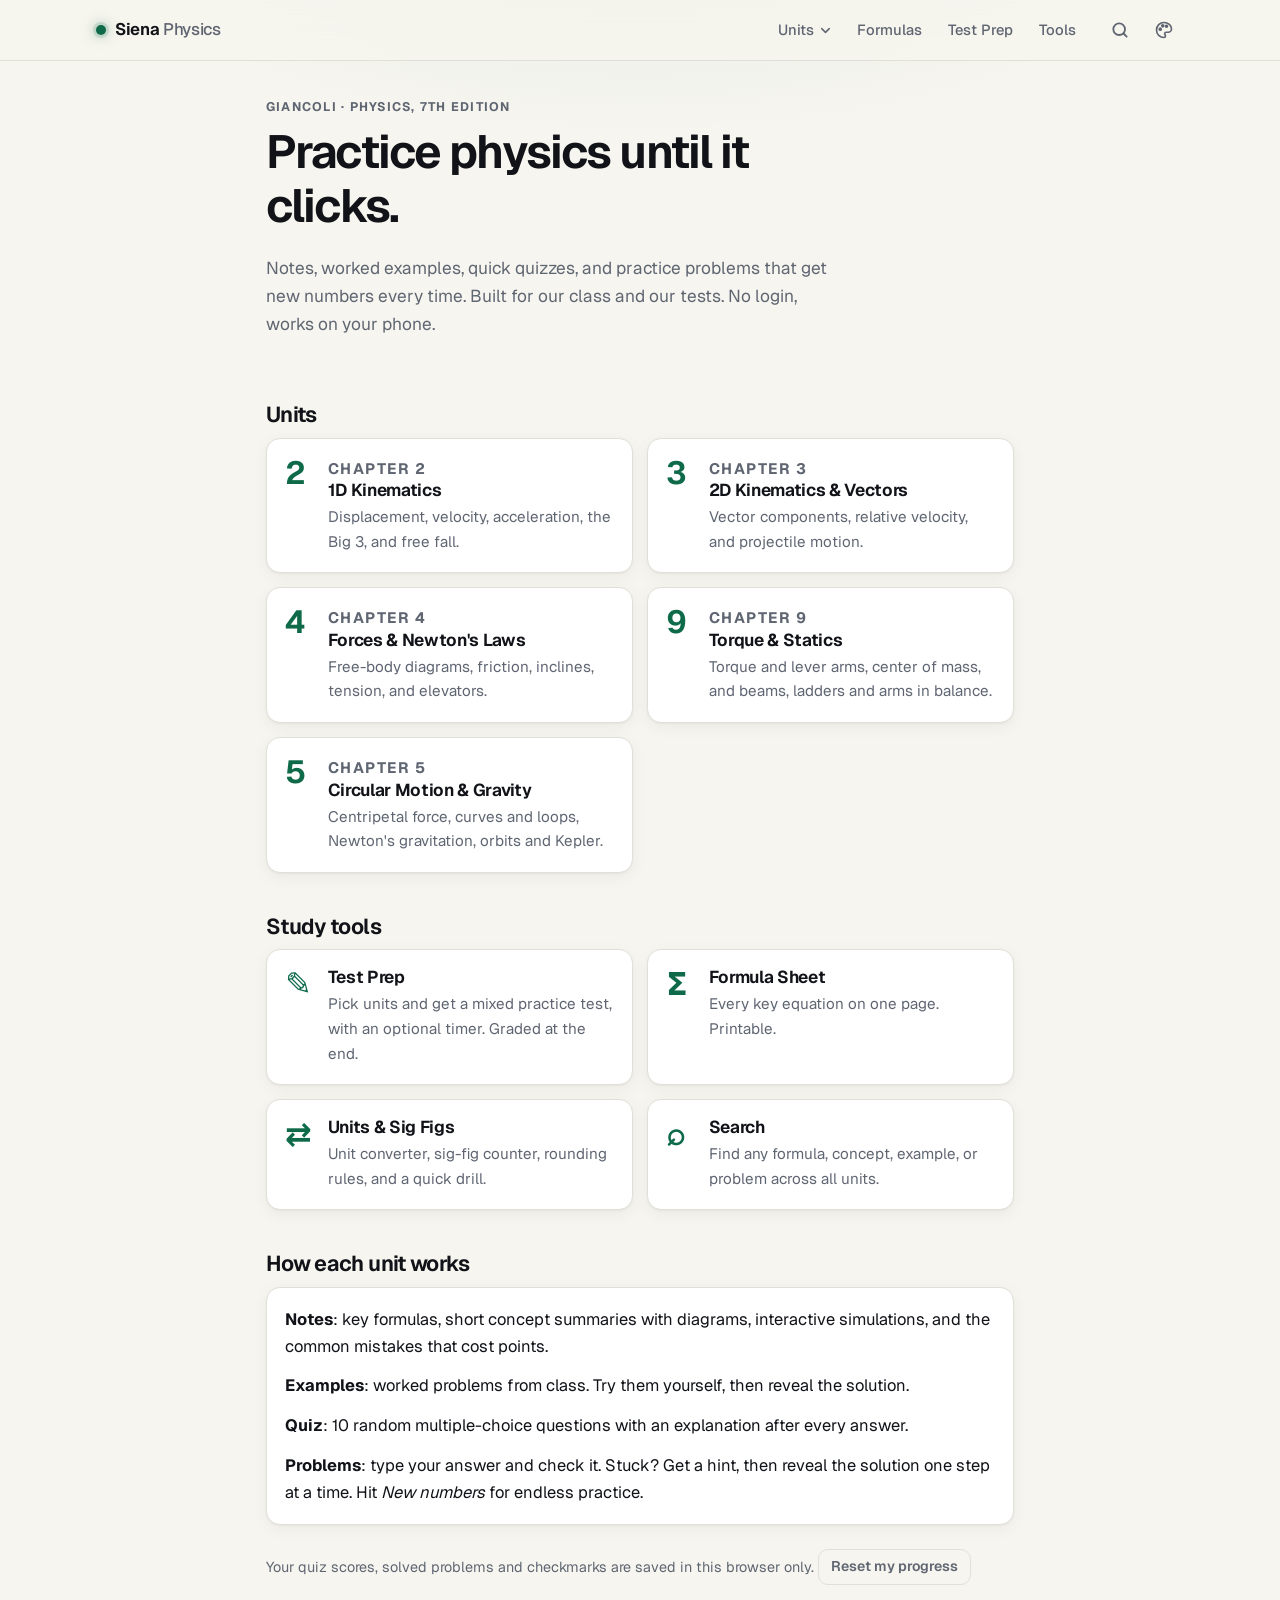
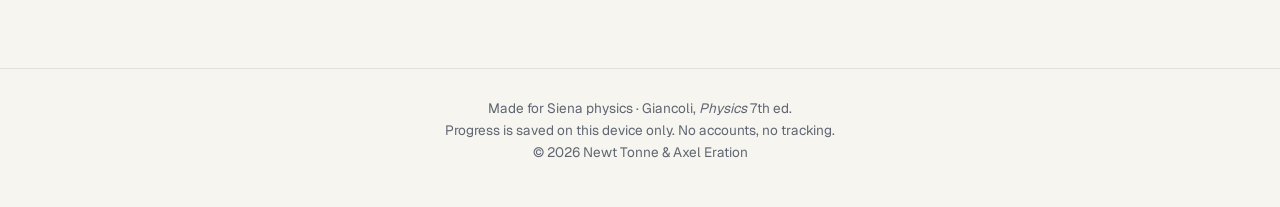
<file: index.html>
<!doctype html>
<html lang="en">
<head>
  <meta charset="utf-8">
  <meta name="viewport" content="width=device-width, initial-scale=1, viewport-fit=cover">
  <title>Siena Physics · Study Hub</title>
  <meta name="description" content="Free study site for Siena physics (Giancoli 7th ed.): notes, simulations, quizzes, and endless practice problems.">
  <meta name="theme-color" content="#0b0c0f">
  <link rel="icon" href="assets/icon.svg?v=202610262012" type="image/svg+xml">
  <script>(function(){var d=document.documentElement,t,b;try{t=localStorage.getItem('theme');b=localStorage.getItem('theme-base')}catch(e){}if(!b){t=(t?t==='dark':matchMedia('(prefers-color-scheme: dark)').matches)?'siena-night':'siena';b=t==='siena'?'light':'dark'}d.dataset.theme=t;d.dataset.base=b})()</script>
  <link rel="preconnect" href="https://fonts.googleapis.com">
  <link rel="preconnect" href="https://fonts.gstatic.com" crossorigin>
  <link rel="stylesheet" href="https://fonts.googleapis.com/css2?family=Geist:wght@400..700&display=swap">
  <link rel="stylesheet" href="assets/style.css?v=202610262012">
  <script defer src="assets/app.js?v=202610262012"></script>
</head>
<body data-page="home">
  <main>
    <section class="hero">
      <p class="eyebrow">Giancoli · Physics, 7th edition</p>
      <h1>Practice physics until it clicks.</h1>
      <p class="lede">Notes, worked examples, quick quizzes, and practice problems that get new numbers every time. Built for our class and our tests. No login, works on your phone.</p>
    </section>
    <h2>Units</h2>
    <div class="unit-grid" id="unit-grid"></div>
    <h2>Study tools</h2>
    <div class="unit-grid">
      <a class="card unit-card" href="test.html"><span class="num" aria-hidden="true">✎</span><span><h3>Test Prep</h3><p>Pick units and get a mixed practice test, with an optional timer. Graded at the end.</p></span></a>
      <a class="card unit-card" href="formulas.html"><span class="num" aria-hidden="true">Σ</span><span><h3>Formula Sheet</h3><p>Every key equation on one page. Printable.</p></span></a>
      <a class="card unit-card" href="tools.html"><span class="num" aria-hidden="true">⇄</span><span><h3>Units &amp; Sig Figs</h3><p>Unit converter, sig-fig counter, rounding rules, and a quick drill.</p></span></a>
      <a class="card unit-card" href="search.html"><span class="num" aria-hidden="true">⌕</span><span><h3>Search</h3><p>Find any formula, concept, example, or problem across all units.</p></span></a>
    </div>
    <h2>How each unit works</h2>
    <div class="card">
      <p><strong>Notes</strong>: key formulas, short concept summaries with diagrams, interactive simulations, and the common mistakes that cost points.</p>
      <p><strong>Examples</strong>: worked problems from class. Try them yourself, then reveal the solution.</p>
      <p><strong>Quiz</strong>: 10 random multiple-choice questions with an explanation after every answer.</p>
      <p style="margin:0"><strong>Problems</strong>: type your answer and check it. Stuck? Get a hint, then reveal the solution one step at a time. Hit <em>New numbers</em> for endless practice.</p>
    </div>
    <p class="muted small" style="margin-top:24px">Your quiz scores, solved problems and checkmarks are saved in this browser only. <button class="btn ghost small" id="reset-progress" type="button">Reset my progress</button></p>
  </main>
</body>
</html>
</file>
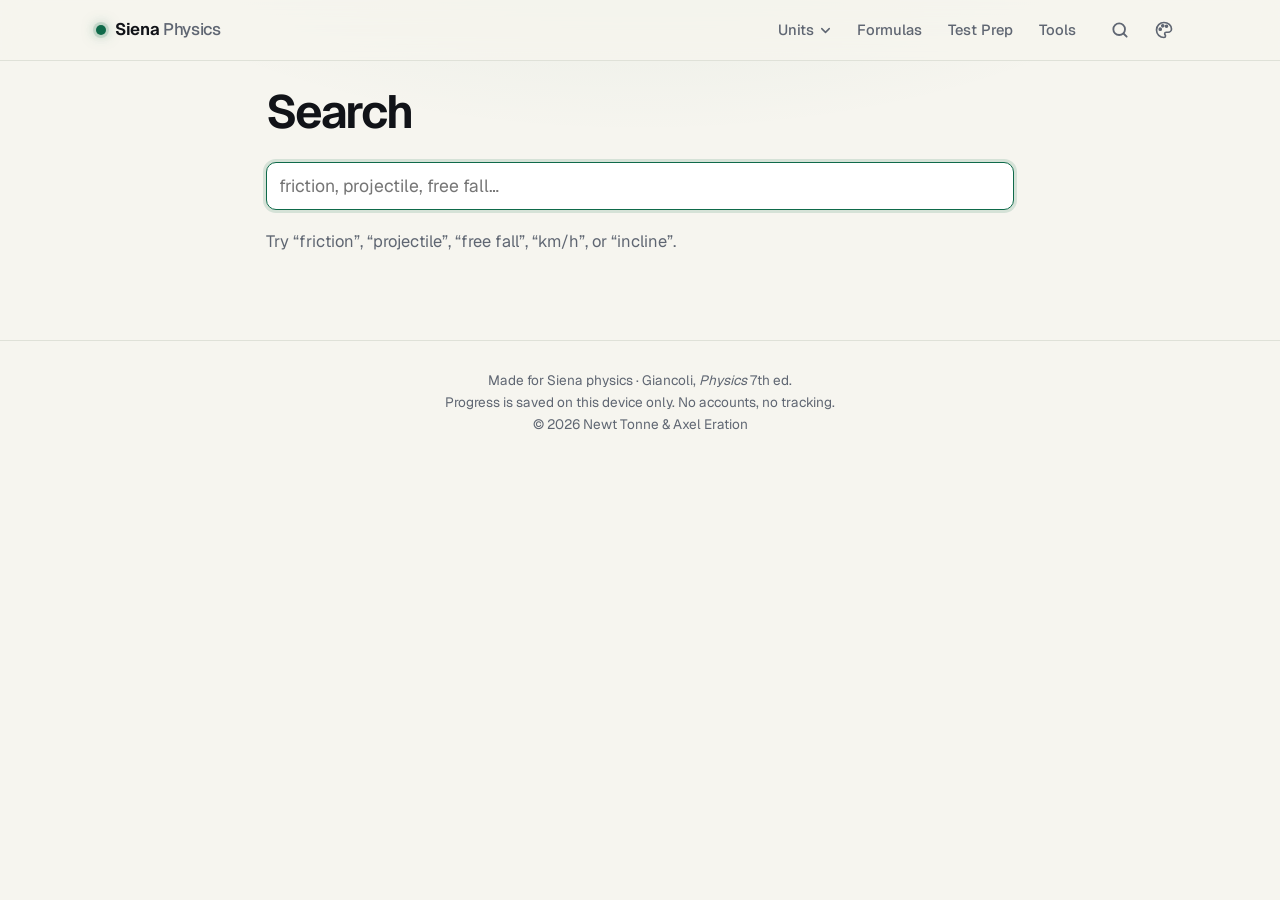
<file: search.html>
<!doctype html>
<html lang="en">
<head>
  <meta charset="utf-8">
  <meta name="viewport" content="width=device-width, initial-scale=1, viewport-fit=cover">
  <title>Search · Siena Physics</title>
  <meta name="description" content="Search formulas, concepts, examples, and problems across all units.">
  <meta name="theme-color" content="#0b0c0f">
  <link rel="icon" href="assets/icon.svg?v=202610262012" type="image/svg+xml">
  <script>(function(){var d=document.documentElement,t,b;try{t=localStorage.getItem('theme');b=localStorage.getItem('theme-base')}catch(e){}if(!b){t=(t?t==='dark':matchMedia('(prefers-color-scheme: dark)').matches)?'siena-night':'siena';b=t==='siena'?'light':'dark'}d.dataset.theme=t;d.dataset.base=b})()</script>
  <link rel="preconnect" href="https://fonts.googleapis.com">
  <link rel="preconnect" href="https://fonts.gstatic.com" crossorigin>
  <link rel="stylesheet" href="https://fonts.googleapis.com/css2?family=Geist:wght@400..700&display=swap">
  <link rel="stylesheet" href="assets/style.css?v=202610262012">
  <script defer src="data/kinematics-1d.js?v=202610262012"></script>
  <script defer src="data/kinematics-2d.js?v=202610262012"></script>
  <script defer src="data/forces.js?v=202610262012"></script>
  <script defer src="data/statics.js?v=202610262012"></script>
  <script defer src="data/circular.js?v=202610262012"></script>
  <script defer src="assets/app.js?v=202610262012"></script>
  <script defer src="assets/practice.js?v=202610262012"></script>
  <script defer src="assets/search.js?v=202610262012"></script>
</head>
<body data-page="search">
  <main>
    <h1>Search</h1>
    <form class="search-box" role="search" onsubmit="return false">
      <label class="visually-hidden" for="q">Search the site</label>
      <input id="q" type="text" placeholder="friction, projectile, free fall…" autocomplete="off" spellcheck="false">
    </form>
    <div id="results" aria-live="polite"></div>
  </main>
</body>
</html>
</file>
<file: assets/style.css>
/* ============================================================
   Siena Physics: shared styles
   Colors are tokens on :root; dark mode only swaps the values.
   ============================================================ */

/* Themes: html[data-base] sets light/dark neutrals, html[data-theme] sets the colors.
   The theme picker (assets/app.js) writes both; an inline script in each page's <head>
   applies the saved choice before first paint. */

:root, :root[data-base="light"] {
  --bg: #f6f7f9;
  --surface: #ffffff;
  --surface-2: #f0f2f5;
  --ink: #111318;
  --muted: #5f6672;
  --border: #e3e6eb;
  --good: #14804a;
  --good-soft: #e2f5ea;
  --bad: #c2362b;
  --bad-soft: #fde8e6;
  --shadow: 0 1px 2px rgba(16, 20, 28, 0.04), 0 4px 16px rgba(16, 20, 28, 0.05);
  --fig-ink: #232831;
  --fig-b: #2f6db5;
  --fig-fill: #eceff3;
  --glow: 9%;
  color-scheme: light;
}

:root[data-base="dark"] {
  --bg: #0b0c0f;
  --surface: #121418;
  --surface-2: #191c22;
  --ink: #e8eaee;
  --muted: #8c93a0;
  --border: #23262e;
  --good: #4fd18b;
  --good-soft: rgba(79, 209, 139, 0.12);
  --bad: #ff6b6b;
  --bad-soft: rgba(255, 107, 107, 0.12);
  --shadow: none;
  --fig-ink: #d6dae2;
  --fig-b: #7aa7ff;
  --fig-fill: #1d2129;
  --glow: 16%;
  color-scheme: dark;
}

/* accent = main color, hi = secondary highlight (hints, answers) */
:root, :root[data-theme="siena"] { --accent: #0f6a4a; --accent-strong: #0b5239; --on-accent: #ffffff; --hi: #c8961f; --bg: #f6f5ef; --surface-2: #eff0e9; --border: #dfe1d8; }
:root[data-theme="siena-night"] { --accent: #4fc28e; --accent-strong: #72d6a7; --on-accent: #07120d; --hi: #e3b84f; --bg: #0b100e; --surface: #111815; --surface-2: #17201c; --border: #22302a; }
:root[data-theme="light"] { --accent: #4f5dff; --accent-strong: #3a47e0; --on-accent: #ffffff; --hi: #d48a00; }
:root[data-theme="dark"] { --accent: #5b6cff; --accent-strong: #7d8bff; --on-accent: #ffffff; --hi: #f5b84a; }
:root[data-theme="dusk"] { --accent: #6d7dff; --accent-strong: #8e9bff; --on-accent: #ffffff; --hi: #ffb86b; --bg: #11121f; --surface: #171829; --surface-2: #1e2033; --border: #2a2c44; --muted: #9195b3; }
:root[data-theme="astro"] { --accent: #8b5cf6; --accent-strong: #a78bfa; --on-accent: #ffffff; --hi: #f0abfc; --bg: #0d0a16; --surface: #140f20; --surface-2: #1b1529; --border: #2a2140; --muted: #9a90b3; }
:root[data-theme="neo"] { --accent: #52d68a; --accent-strong: #7be3a7; --on-accent: #06120b; --hi: #e8d35a; --bg: #0a0d0b; --surface: #101411; --surface-2: #161c18; --border: #212a24; }
:root[data-theme="crimson"] { --accent: #ff3b3b; --accent-strong: #ff6363; --on-accent: #ffffff; --hi: #ffb020; --bg: #090909; --surface: #111111; --surface-2: #181818; --border: #262626; --bad: #ff8a65; }
:root[data-theme="stealth"] { --accent: #00e1ff; --accent-strong: #5cecff; --on-accent: #001a1f; --hi: #ffd166; --bg: #05070a; --surface: #0b0f14; --surface-2: #111720; --border: #1b2430; }
:root[data-theme="orange"] { --accent: #ff9f1c; --accent-strong: #ffb84d; --on-accent: #1a0f00; --hi: #ffd27a; --bg: #0c0b09; --surface: #13110e; --surface-2: #1a1713; --border: #2a251e; }
:root[data-theme="nord"] { --accent: #88c0d0; --accent-strong: #a3d3e0; --on-accent: #1d222b; --hi: #ebcb8b; --bg: #2e3440; --surface: #343b49; --surface-2: #3b4252; --border: #4c566a; --ink: #eceff4; --muted: #b4bccb; --good: #a3be8c; --bad: #e08a92; --fig-ink: #e5e9f0; --fig-b: #81a1c1; --fig-fill: #434c5e; }

/* derived colors */
:root {
  --accent-soft: color-mix(in srgb, var(--accent) 14%, transparent);
  --hi-soft: color-mix(in srgb, var(--hi) 16%, transparent);
  --hi-ink: color-mix(in srgb, var(--hi) 72%, var(--ink));
  --fig-a: var(--accent);
  --fig-r: var(--hi);
  --fig-f: var(--bad);
  --radius: 14px;
  --gutter: 16px;
  --max: 780px;
  --header-h: 60px;
  --font: "Geist", ui-sans-serif, system-ui, -apple-system, "Segoe UI", Roboto, sans-serif;
}

/* ---------- base ---------- */

*, *::before, *::after { box-sizing: border-box; }
[hidden] { display: none !important; }
html { -webkit-text-size-adjust: 100%; scroll-padding-top: calc(var(--header-h) + 72px); }

body {
  margin: 0;
  background:
    radial-gradient(900px 420px at 50% -160px, color-mix(in srgb, var(--accent) var(--glow), transparent), transparent 70%) no-repeat,
    var(--bg);
  color: var(--ink);
  font-family: var(--font);
  font-size: 1.03rem;
  line-height: 1.62;
  font-feature-settings: "ss01", "cv11";
  -webkit-font-smoothing: antialiased;
}

a { color: var(--accent); text-underline-offset: 2px; }
a:hover { color: var(--accent-strong); }

h1, h2, h3 {
  font-family: var(--font);
  font-weight: 650;
  line-height: 1.15;
  letter-spacing: -0.03em;
  margin: 0 0 0.5em;
}
h1 { font-size: clamp(2rem, 7vw, 2.9rem); letter-spacing: -0.04em; }
h2 { font-size: 1.35rem; margin-top: 1.9em; }
h3 { font-size: 1.08rem; letter-spacing: -0.02em; }

p { margin: 0 0 0.8em; }
ul, ol { padding-left: 1.3em; margin: 0 0 0.8em; }
li { margin-bottom: 0.3em; }

:focus-visible { outline: 2px solid var(--accent); outline-offset: 2px; border-radius: 6px; }

main {
  max-width: var(--max);
  margin: 0 auto;
  padding: 24px var(--gutter) 72px;
}
main.wide { max-width: 1120px; }

.katex { font-size: 1.06em; }
.katex-display { overflow-x: auto; overflow-y: hidden; padding: 6px 0; margin: 0.4em 0; }

.visually-hidden {
  position: absolute; width: 1px; height: 1px; padding: 0; margin: -1px;
  overflow: hidden; clip: rect(0 0 0 0); white-space: nowrap; border: 0;
}

/* ---------- header / nav ---------- */

.site-header {
  position: sticky;
  top: 0;
  z-index: 20;
  background: color-mix(in srgb, var(--bg) 78%, transparent);
  -webkit-backdrop-filter: saturate(1.4) blur(14px);
  backdrop-filter: saturate(1.4) blur(14px);
  border-bottom: 1px solid var(--border);
}

.site-header .bar {
  max-width: 1120px;
  margin: 0 auto;
  padding: 10px var(--gutter);
  display: flex;
  align-items: center;
  gap: 4px;
}

.brand {
  display: inline-flex;
  align-items: center;
  gap: 9px;
  margin-right: auto;
  color: var(--ink);
  text-decoration: none;
  font-weight: 650;
  font-size: 1.05rem;
  letter-spacing: -0.02em;
}
.brand:hover { color: var(--ink); }
.brand .dot {
  width: 10px; height: 10px; border-radius: 50%;
  background: var(--accent);
  box-shadow: 0 0 0 3px var(--accent-soft), 0 0 14px color-mix(in srgb, var(--accent) 60%, transparent);
}
.brand .light { color: var(--muted); font-weight: 500; }

.icon-btn {
  appearance: none;
  border: 0;
  background: transparent;
  color: var(--muted);
  width: 40px;
  height: 40px;
  border-radius: 10px;
  display: inline-grid;
  place-items: center;
  cursor: pointer;
  text-decoration: none;
  transition: background-color 0.15s, color 0.15s;
}
.icon-btn:hover, .icon-btn[aria-expanded="true"] { background: var(--surface-2); color: var(--ink); }
.icon-btn svg { width: 20px; height: 20px; }

.site-nav {
  display: none;
  max-width: 1120px;
  margin: 0 auto;
  padding: 0 var(--gutter) 12px;
}
.site-nav.open { display: block; }
.site-nav ul { list-style: none; margin: 0; padding: 0; display: grid; gap: 2px; }
.site-nav li { margin: 0; }
.site-nav a {
  display: flex;
  justify-content: space-between;
  padding: 10px 12px;
  border-radius: 10px;
  color: var(--ink);
  text-decoration: none;
  font-weight: 500;
}
.site-nav a:hover { background: var(--surface-2); color: var(--ink); }
.site-nav a[aria-current="page"] { background: var(--accent-soft); color: var(--accent); }
.site-nav .nav-group { font-size: 0.72rem; text-transform: uppercase; letter-spacing: 0.1em; color: var(--muted); padding: 12px 12px 2px; }

@media (min-width: 1000px) {
  .menu-toggle { display: none; }
  .site-nav { display: block; position: static; padding: 0; margin: 0 8px 0 0; max-width: none; }
  .site-nav.inline ul { display: flex; gap: 2px; }
  .site-nav.inline a { padding: 7px 12px; font-size: 0.92rem; color: var(--muted); }
  .site-nav.inline a:hover { color: var(--ink); }
  .site-nav.inline a[aria-current="page"] { color: var(--ink); background: var(--surface-2); }
  .site-nav.inline .nav-group { display: none; }
}

/* ---------- units dropdown (desktop) ---------- */

.dd { position: relative; }
.dd-btn {
  appearance: none; border: 0; background: none; cursor: pointer;
  font: inherit; font-size: 0.92rem; font-weight: 500; color: var(--muted);
  display: inline-flex; align-items: center; gap: 4px;
  padding: 7px 10px 7px 12px; border-radius: 10px;
  transition: background-color 0.15s, color 0.15s;
}
.dd-btn:hover, .dd-btn[aria-expanded="true"] { color: var(--ink); background: var(--surface-2); }
.dd-btn[aria-current="page"] { color: var(--ink); }
.dd-btn .chev { width: 15px; height: 15px; transition: transform 0.15s; }
.dd-btn[aria-expanded="true"] .chev { transform: rotate(180deg); }
.dd-menu {
  position: absolute; left: 0; top: calc(100% + 8px);
  min-width: 270px;
  background: var(--surface);
  border: 1px solid var(--border);
  border-radius: 14px;
  padding: 6px;
  box-shadow: 0 12px 40px rgba(0, 0, 0, 0.3);
  animation: pop 0.14s ease-out;
}
.site-nav.inline .dd-menu a {
  display: flex; align-items: center; justify-content: flex-start; gap: 12px;
  text-align: left;
  padding: 8px 10px; border-radius: 10px;
  color: var(--ink); background: none;
}
.site-nav.inline .dd-menu a:hover, .site-nav.inline .dd-menu a:focus-visible { background: var(--surface-2); color: var(--ink); }
.site-nav.inline .dd-menu a[aria-current="page"] { background: var(--accent-soft); }
.dd-num {
  flex: none; width: 30px; height: 30px; border-radius: 8px;
  display: grid; place-items: center;
  background: var(--accent-soft); color: var(--accent);
  font-weight: 650; font-size: 0.95rem;
}
.dd-title { display: block; font-weight: 600; font-size: 0.93rem; line-height: 1.25; }
.dd-sub { display: block; font-size: 0.78rem; color: var(--muted); }

/* ---------- theme picker ---------- */

.theme-panel {
  position: absolute;
  right: var(--gutter);
  top: calc(100% + 8px);
  width: min(400px, calc(100vw - 2 * var(--gutter)));
  background: var(--surface);
  border: 1px solid var(--border);
  border-radius: 16px;
  padding: 14px;
  box-shadow: 0 12px 40px rgba(0, 0, 0, 0.35);
  animation: pop 0.16s ease-out;
}
@keyframes pop { from { opacity: 0; transform: translateY(-6px) scale(0.98); } to { opacity: 1; transform: none; } }
.theme-panel h2 { font-size: 0.95rem; margin: 2px 4px 12px; }
.theme-grid { display: grid; grid-template-columns: repeat(auto-fill, minmax(84px, 1fr)); gap: 10px; }
.swatch {
  appearance: none; border: 0; background: none; padding: 0; cursor: pointer;
  font: inherit; font-size: 0.8rem; font-weight: 600; color: var(--muted); text-align: center;
}
.swatch .preview {
  position: relative;
  display: block;
  aspect-ratio: 4 / 3;
  border-radius: 10px;
  overflow: hidden;
  margin-bottom: 6px;
  outline: 2px solid transparent;
  outline-offset: 2px;
  transition: outline-color 0.15s, transform 0.15s;
}
.swatch .preview .win {
  position: absolute; left: 26%; top: 30%; right: 0; bottom: 0;
  border-radius: 8px 0 0 0;
  border-top: 1px solid rgba(255, 255, 255, 0.12);
  border-left: 1px solid rgba(255, 255, 255, 0.12);
}
.swatch .preview .win::before {
  content: ""; position: absolute; left: 10%; right: 0; top: 40%; bottom: 0;
  border-radius: 5px 0 0 0;
  background: rgba(127, 127, 127, 0.12);
}
.swatch .preview .pills { position: absolute; right: 10%; top: 14%; display: flex; gap: 4px; }
.swatch .preview .pills i { width: 12px; height: 6px; border-radius: 99px; display: block; }
.swatch:hover .preview { transform: translateY(-1px); }
.swatch[aria-checked="true"] { color: var(--ink); }
.swatch[aria-checked="true"] .preview { outline-color: var(--accent); }

/* ---------- generic pieces ---------- */

.card {
  min-width: 0;
  background: var(--surface);
  border: 1px solid var(--border);
  border-radius: var(--radius);
  box-shadow: var(--shadow);
  padding: 18px;
  margin-bottom: 16px;
}

.eyebrow {
  font-size: 0.78rem;
  font-weight: 700;
  letter-spacing: 0.1em;
  text-transform: uppercase;
  color: var(--muted);
  margin: 0 0 8px;
}
.lede { color: var(--muted); font-size: 1.08rem; }
.muted { color: var(--muted); }
.small { font-size: 0.9rem; }

.tag {
  display: inline-block;
  font-size: 0.76rem;
  font-weight: 600;
  padding: 2px 9px;
  border-radius: 99px;
  border: 1px solid color-mix(in srgb, var(--hi) 30%, transparent);
  background: var(--hi-soft);
  color: var(--hi-ink);
  vertical-align: middle;
}
.tag.green { background: var(--accent-soft); color: var(--accent); border-color: color-mix(in srgb, var(--accent) 30%, transparent); }

.btn {
  appearance: none;
  display: inline-flex;
  align-items: center;
  justify-content: center;
  gap: 6px;
  font: inherit;
  font-size: 0.94rem;
  font-weight: 600;
  line-height: 1.2;
  padding: 10px 16px;
  min-height: 44px;
  border-radius: 10px;
  border: 1px solid var(--accent);
  background: var(--accent);
  color: var(--on-accent);
  cursor: pointer;
  text-decoration: none;
  transition: background-color 0.15s, border-color 0.15s, color 0.15s, transform 0.08s;
}
.btn:hover { background: var(--accent-strong); border-color: var(--accent-strong); color: var(--on-accent); box-shadow: 0 0 0 4px var(--accent-soft); }
.btn:active { transform: translateY(1px); }
.btn.secondary { background: transparent; color: var(--accent); }
.btn.secondary:hover { background: var(--accent-soft); color: var(--accent); }
.btn.ghost { background: transparent; border-color: var(--border); color: var(--muted); }
.btn.ghost:hover { border-color: var(--muted); color: var(--ink); background: var(--surface-2); box-shadow: none; }
.btn.gold { background: var(--hi); border-color: var(--hi); color: #15120a; }
.btn.gold:hover { background: var(--hi); border-color: var(--hi); color: #15120a; box-shadow: 0 0 0 4px var(--hi-soft); }
.btn:disabled { opacity: 0.45; cursor: default; transform: none; }
.btn.small { min-height: 36px; padding: 6px 12px; font-size: 0.88rem; }

.actions { display: flex; flex-wrap: wrap; gap: 8px; margin-top: 14px; }

input[type="text"], input[type="number"], select {
  font: inherit;
  color: var(--ink);
  background: var(--surface);
  border: 1.5px solid var(--border);
  border-radius: 10px;
  padding: 9px 12px;
  min-height: 44px;
}
input[type="text"]:focus, input[type="number"]:focus, select:focus {
  outline: none;
  border-color: var(--accent);
  box-shadow: 0 0 0 3px var(--accent-soft);
}
input[type="range"] { width: 100%; accent-color: var(--accent); }
input[type="checkbox"] { accent-color: var(--accent); width: 18px; height: 18px; }

.callout {
  border-left: 4px solid var(--hi);
  background: var(--hi-soft);
  border-radius: 0 10px 10px 0;
  padding: 10px 14px;
  margin: 0 0 16px;
}

/* ---------- home ---------- */

.hero { padding: 12px 0 8px; }
.hero h1 { max-width: 16ch; }
.hero .lede { max-width: 52ch; }

.unit-grid { display: grid; gap: 14px; grid-template-columns: minmax(0, 1fr); }
@media (min-width: 640px) { .unit-grid { grid-template-columns: repeat(2, minmax(0, 1fr)); } }

.unit-card {
  position: relative;
  display: flex;
  gap: 14px;
  align-items: flex-start;
  color: inherit;
  text-decoration: none;
  margin: 0;
  transition: border-color 0.15s, transform 0.15s;
}
.unit-card:hover { border-color: color-mix(in srgb, var(--accent) 55%, var(--border)); color: inherit; transform: translateY(-2px); }
.unit-card .num {
  flex: none;
  font-family: var(--font);
  font-weight: 650;
  font-size: 2rem;
  letter-spacing: -0.05em;
  line-height: 1;
  color: var(--accent);
  min-width: 0.9em;
}
.unit-card h3 { margin: 0 0 4px; }
.unit-card p { color: var(--muted); margin: 0; font-size: 0.95rem; }
.unit-card .stats { margin-top: 8px; display: flex; flex-wrap: wrap; gap: 6px; }
.unit-card .check {
  position: absolute; top: 14px; right: 14px;
  width: 26px; height: 26px; border-radius: 50%;
  background: var(--good); color: var(--surface);
  display: grid; place-items: center; font-weight: 700; font-size: 0.9rem;
}

/* ---------- unit layout ---------- */

.unit-head { margin-bottom: 8px; }
.unit-progress { display: flex; flex-wrap: wrap; align-items: center; gap: 8px; margin-top: 4px; }
.done-toggle { display: inline-flex; align-items: center; gap: 8px; cursor: pointer; font-weight: 700; font-size: 0.92rem; }

.unit-layout { display: block; }

.unit-side {
  position: sticky;
  top: var(--header-h);
  z-index: 10;
  margin: 12px calc(-1 * var(--gutter)) 18px;
  padding: 8px var(--gutter);
  background: color-mix(in srgb, var(--bg) 92%, transparent);
  -webkit-backdrop-filter: blur(8px);
  backdrop-filter: blur(8px);
}

.tabs {
  display: grid;
  grid-template-columns: repeat(4, 1fr);
  gap: 4px;
  padding: 4px;
  background: var(--surface-2);
  border: 1px solid var(--border);
  border-radius: 13px;
}
.tab {
  appearance: none;
  font: inherit;
  font-size: 0.9rem;
  font-weight: 700;
  padding: 9px 2px;
  min-height: 42px;
  border: 0;
  border-radius: 10px;
  background: transparent;
  color: var(--muted);
  cursor: pointer;
  transition: background-color 0.15s, color 0.15s;
}
.tab:hover { color: var(--ink); }
.tab[aria-selected="true"] { background: var(--surface); color: var(--accent); box-shadow: var(--shadow); }

.toc { display: none; }

@media (min-width: 1000px) {
  main.unit { max-width: 1120px; }
  .unit-layout { display: grid; grid-template-columns: 230px minmax(0, 1fr); gap: 40px; align-items: start; }
  .unit-side {
    top: calc(var(--header-h) + 20px);
    margin: 0;
    padding: 0;
    background: none;
    -webkit-backdrop-filter: none;
    backdrop-filter: none;
    max-height: calc(100vh - var(--header-h) - 40px);
    overflow-y: auto;
  }
  .tabs { grid-template-columns: 1fr; background: none; border: 0; padding: 0; gap: 2px; }
  .tab { text-align: left; padding: 9px 12px; font-size: 1rem; }
  .tab[aria-selected="true"] { background: var(--accent-soft); box-shadow: none; }
  .toc { display: block; margin: 6px 0 0 12px; padding-left: 12px; border-left: 2px solid var(--border); }
  .toc a { display: block; padding: 4px 0; color: var(--muted); text-decoration: none; font-size: 0.9rem; line-height: 1.35; }
  .toc a:hover { color: var(--accent); }
  .unit-main { max-width: var(--max); }
  .jump { display: none; }
}

.panel { animation: fade-in 0.18s ease-out; }
.panel > h2:first-child { margin-top: 0.4em; }
@keyframes fade-in { from { opacity: 0; transform: translateY(4px); } to { opacity: 1; transform: none; } }

.jump { display: flex; gap: 6px; overflow-x: auto; margin: 0 0 8px; padding-bottom: 4px; scrollbar-width: none; }
@media (min-width: 1000px) { .jump { display: none; } }
.jump a {
  flex: none; font-size: 0.85rem; font-weight: 700; text-decoration: none;
  padding: 5px 12px; border-radius: 99px; border: 1px solid var(--border); color: var(--muted); background: var(--surface);
}

/* ---------- figure / svg palette ---------- */

svg .s-ink { stroke: var(--fig-ink); }
svg .s-a { stroke: var(--fig-a); }
svg .s-b { stroke: var(--fig-b); }
svg .s-r { stroke: var(--fig-r); }
svg .s-f { stroke: var(--fig-f); }
svg .f-ink { fill: var(--fig-ink); }
svg .f-a { fill: var(--fig-a); }
svg .f-b { fill: var(--fig-b); }
svg .f-r { fill: var(--fig-r); }
svg .f-f { fill: var(--fig-f); }
svg text.t-a { fill: var(--fig-a); }
svg text.t-b { fill: var(--fig-b); }
svg text.t-r { fill: var(--fig-r); }
svg text.t-f { fill: var(--fig-f); }
svg .body { fill: var(--fig-fill); stroke: var(--fig-ink); stroke-width: 1.5; }
svg .ramp { fill: var(--surface-2); stroke: var(--fig-ink); stroke-width: 1.5; }
svg .grid { stroke: var(--border); stroke-width: 1; }

/* ---------- notes ---------- */

.formula-list { display: grid; gap: 12px; grid-template-columns: minmax(0, 1fr); }
@media (min-width: 640px) { .formula-list { grid-template-columns: repeat(2, minmax(0, 1fr)); } }
.formula {
  margin: 0;
  padding: 14px 16px;
}
.formula .name { font-weight: 600; margin: 0; font-size: 0.86rem; color: var(--muted); }
.formula .note { color: var(--muted); font-size: 0.88rem; margin: 0; }

.concept h3 { margin-bottom: 6px; }
.concept > :last-child { margin-bottom: 0; }

.fig { margin: 12px 0; text-align: center; }
.fig svg { max-width: 100%; height: auto; display: inline-block; }
.fig svg text { font-family: var(--font); fill: var(--fig-ink); }
/* a halo in the card color keeps labels legible where they cross lines */
.fig svg text, .sim svg text { paint-order: stroke; stroke: var(--surface); stroke-width: 3px; stroke-linejoin: round; }

.mistake { display: grid; gap: 8px; }
.mistake h3 { margin: 0; }
.mistake .wrong, .mistake .right { padding: 8px 12px; border-radius: 10px; font-size: 0.97rem; }
.mistake .wrong { background: var(--bad-soft); }
.mistake .right { background: var(--good-soft); }
.mistake .wrong::before { content: "✗ Trap: "; font-weight: 700; color: var(--bad); }
.mistake .right::before { content: "✓ Instead: "; font-weight: 700; color: var(--good); }
.mistake p { margin: 0; }

/* ---------- examples ---------- */

.example details { margin-top: 10px; border-top: 1px solid var(--border); padding-top: 4px; }
.example summary {
  cursor: pointer;
  font-weight: 700;
  color: var(--accent);
  min-height: 44px;
  display: flex;
  align-items: center;
  gap: 8px;
  list-style: none;
}
.example summary::-webkit-details-marker { display: none; }
.example summary::before {
  content: ""; width: 8px; height: 8px; border-right: 2px solid currentColor; border-bottom: 2px solid currentColor;
  transform: rotate(-45deg); transition: transform 0.15s;
}
.example details[open] summary::before { transform: rotate(45deg); }

.steps { padding-left: 0; margin: 10px 0 0; list-style: none; counter-reset: step; }
.steps li {
  counter-increment: step;
  position: relative;
  padding: 8px 12px 8px 42px;
  margin-bottom: 8px;
  background: var(--surface-2);
  border-radius: 10px;
  animation: fade-in 0.18s ease-out;
}
.steps li::before {
  content: counter(step);
  position: absolute; left: 10px; top: 9px;
  width: 22px; height: 22px; border-radius: 50%;
  background: var(--accent); color: var(--on-accent);
  font-size: 0.78rem; font-weight: 700;
  display: grid; place-items: center;
}
.answer-box {
  background: var(--hi-soft);
  border-radius: 10px;
  padding: 10px 14px;
  margin-top: 8px;
  font-weight: 700;
}
.answer-box::before { content: "Answer: "; color: var(--hi-ink); }

/* ---------- quiz ---------- */

.quiz-top { display: flex; align-items: center; justify-content: space-between; gap: 12px; margin-bottom: 12px; }
.meter { height: 6px; background: var(--surface-2); border-radius: 99px; overflow: hidden; margin-bottom: 16px; }
.meter > span { display: block; height: 100%; background: var(--accent); border-radius: 99px; transition: width 0.25s ease; }

.q-num { color: var(--muted); font-size: 0.85rem; font-weight: 700; margin-bottom: 6px; display: flex; gap: 8px; align-items: center; flex-wrap: wrap; }

.choices { display: grid; gap: 8px; margin-top: 12px; }
.choice {
  appearance: none;
  font: inherit;
  text-align: left;
  display: flex;
  gap: 10px;
  align-items: baseline;
  padding: 11px 14px;
  min-height: 48px;
  border-radius: 11px;
  border: 1.5px solid var(--border);
  background: var(--surface);
  color: var(--ink);
  cursor: pointer;
  transition: border-color 0.15s, background-color 0.15s;
}
.choice .letter { font-weight: 700; color: var(--muted); flex: none; }
.choice:hover:not(:disabled) { border-color: var(--accent); }
.choice:disabled { cursor: default; }
.choice.picked { border-color: var(--accent); background: var(--accent-soft); }
.choice.correct { border-color: var(--good); background: var(--good-soft); }
.choice.wrong { border-color: var(--bad); background: var(--bad-soft); }
.choice.correct .letter { color: var(--good); }
.choice.wrong .letter { color: var(--bad); }

.explain { margin-top: 12px; padding: 10px 14px; border-radius: 10px; background: var(--surface-2); animation: fade-in 0.18s ease-out; }
.explain > :last-child { margin-bottom: 0; }
.explain .verdict { font-weight: 700; display: block; margin-bottom: 4px; }
.explain .verdict.good { color: var(--good); }
.explain .verdict.bad { color: var(--bad); }

.result { text-align: center; padding: 28px 18px; }
.result .big { font-family: var(--font); font-size: 3.4rem; font-weight: 650; letter-spacing: -0.05em; line-height: 1; color: var(--accent); margin: 4px 0 8px; }
.result .actions { justify-content: center; }

/* ---------- problems ---------- */

.problem-head { display: flex; justify-content: space-between; align-items: baseline; gap: 10px; }
.problem-head h3 { margin: 0 0 8px; }
.solved-badge { font-size: 0.8rem; font-weight: 700; color: var(--good); white-space: nowrap; }

.part { margin-top: 14px; }
.part-label { display: block; font-weight: 700; font-size: 0.95rem; margin-bottom: 6px; }
.input-row { display: flex; align-items: center; gap: 10px; }
.input-row input { width: 100%; max-width: 200px; font-variant-numeric: tabular-nums; }
.input-row .unit { color: var(--muted); font-weight: 700; }
.input-row input.good { border-color: var(--good); }
.input-row input.bad { border-color: var(--bad); }

.feedback { display: block; margin-top: 4px; font-size: 0.92rem; font-weight: 700; min-height: 1.5em; }
.feedback.good { color: var(--good); }
.feedback.bad { color: var(--bad); }
.feedback.warn { color: var(--hi-ink); }

.hint-box { margin-top: 12px; padding: 10px 14px; border-radius: 10px; background: var(--hi-soft); animation: fade-in 0.18s ease-out; }
.hint-box::before { content: "Hint: "; font-weight: 700; color: var(--hi-ink); }

.problems-top { display: flex; justify-content: space-between; align-items: center; gap: 10px; flex-wrap: wrap; margin-bottom: 14px; }

/* ---------- sims ---------- */

.sim { padding: 16px; }
.sim h3 { margin-bottom: 4px; }
.sim .controls { display: grid; gap: 10px 18px; grid-template-columns: 1fr; margin: 12px 0; }
@media (min-width: 560px) { .sim .controls { grid-template-columns: 1fr 1fr; } }
.sim label.slider { display: grid; gap: 2px; font-size: 0.9rem; font-weight: 700; }
.sim label.slider span { display: flex; justify-content: space-between; }
.sim label.slider output { font-variant-numeric: tabular-nums; color: var(--accent); }
.sim .presets { display: flex; flex-wrap: wrap; gap: 6px; }
.sim .readout {
  display: grid; grid-template-columns: repeat(auto-fit, minmax(120px, 1fr)); gap: 8px; margin-top: 10px;
}
.sim .readout div { background: var(--surface-2); border-radius: 10px; padding: 8px 10px; }
.sim .readout b { display: block; font-size: 0.82rem; color: var(--muted); font-weight: 700; }
.sim .readout span { font-variant-numeric: tabular-nums; font-weight: 700; }
.sim svg { width: 100%; height: auto; display: block; touch-action: pan-y; }
.sim svg text { font-family: var(--font); fill: var(--fig-ink); font-size: 12px; }
.sim .verdict-line { font-weight: 700; margin-top: 8px; }

/* ---------- formula sheet ---------- */

.sheet-section { margin-bottom: 28px; }
.sheet-table {
  width: 100%;
  border-collapse: separate;
  border-spacing: 0;
  background: var(--surface);
  border: 1px solid var(--border);
  border-radius: var(--radius);
  overflow: hidden;
}
.sheet-table td { padding: 10px 14px; border-top: 1px solid var(--border); vertical-align: middle; }
.sheet-table tr:first-child td { border-top: 0; }
.sheet-table td:first-child { width: 38%; font-weight: 700; font-size: 0.92rem; }
.sheet-table .note { display: block; color: var(--muted); font-weight: 400; font-size: 0.84rem; }
@media (max-width: 560px) {
  .sheet-table td { display: block; width: 100% !important; }
  .sheet-table td:first-child { padding-bottom: 0; }
  .sheet-table td:last-child { border-top: 0; overflow-x: auto; }
}

/* ---------- test prep ---------- */

.setup-grid { display: grid; gap: 14px; }
.check-row { display: flex; align-items: center; gap: 10px; padding: 6px 0; cursor: pointer; }
.num-row { display: flex; align-items: center; gap: 12px; flex-wrap: wrap; }
.num-row input { width: 90px; }
.test-bar {
  position: sticky; top: calc(var(--header-h) + 8px); z-index: 5;
  display: flex; justify-content: space-between; align-items: center; gap: 10px;
  padding: 10px 14px; margin-bottom: 16px;
}
.timer { font-variant-numeric: tabular-nums; font-weight: 700; }
.history { list-style: none; padding: 0; margin: 0; }
.history li { display: flex; justify-content: space-between; padding: 8px 0; border-top: 1px solid var(--border); margin: 0; }
.history li:first-child { border-top: 0; }

/* ---------- tools ---------- */

.conv-row { display: grid; grid-template-columns: minmax(0, 1fr); gap: 10px; align-items: end; }
@media (min-width: 560px) { .conv-row { grid-template-columns: minmax(0, 1fr) auto minmax(0, 1fr); } }
.conv-row .field { display: grid; gap: 6px; }
.conv-row .field > div { display: flex; gap: 6px; }
.conv-row .field input { flex: 1; min-width: 0; width: 100%; }
.conv-row .field select { flex: none; max-width: 48%; }
.conv-row .swap { justify-self: center; }
.digits { font-size: 1.6rem; font-family: ui-monospace, "SF Mono", Menlo, Consolas, monospace; letter-spacing: 0.06em; word-break: break-all; margin: 10px 0; }
.digits .sig { color: var(--accent); font-weight: 700; text-decoration: underline; text-decoration-color: var(--hi); text-decoration-thickness: 3px; text-underline-offset: 6px; }
.digits .not { color: var(--muted); }
.rules li { margin-bottom: 6px; }

/* ---------- search ---------- */

.search-box { display: flex; gap: 8px; margin: 8px 0 18px; }
.search-box input { flex: 1; font-size: 1.1rem; }
.result-item { display: block; color: inherit; text-decoration: none; padding: 14px 16px; }
.result-item:hover { border-color: var(--accent); color: inherit; }
.result-item .title { font-weight: 700; color: var(--accent); }
.result-item .snippet { color: var(--muted); font-size: 0.93rem; margin: 2px 0 0; }
mark { background: var(--hi-soft); color: inherit; border-radius: 3px; padding: 0 2px; }

/* ---------- footer ---------- */

.site-footer {
  text-align: center;
  color: var(--muted);
  font-size: 0.85rem;
  padding: 28px var(--gutter) 44px;
  border-top: 1px solid var(--border);
}

/* ---------- motion & print ---------- */

@media (prefers-reduced-motion: reduce) {
  *, *::before, *::after { animation: none !important; transition: none !important; }
}

@media print {
  .site-header, .no-print, .site-footer { display: none !important; }
  body { background: #fff; color: #000; font-size: 11pt; }
  main { padding: 0; max-width: none; }
  .sheet-section { break-inside: avoid; margin-bottom: 14px; }
  .sheet-table { border-color: #999; }
  .sheet-table td { padding: 5px 8px; }
}
</file>
